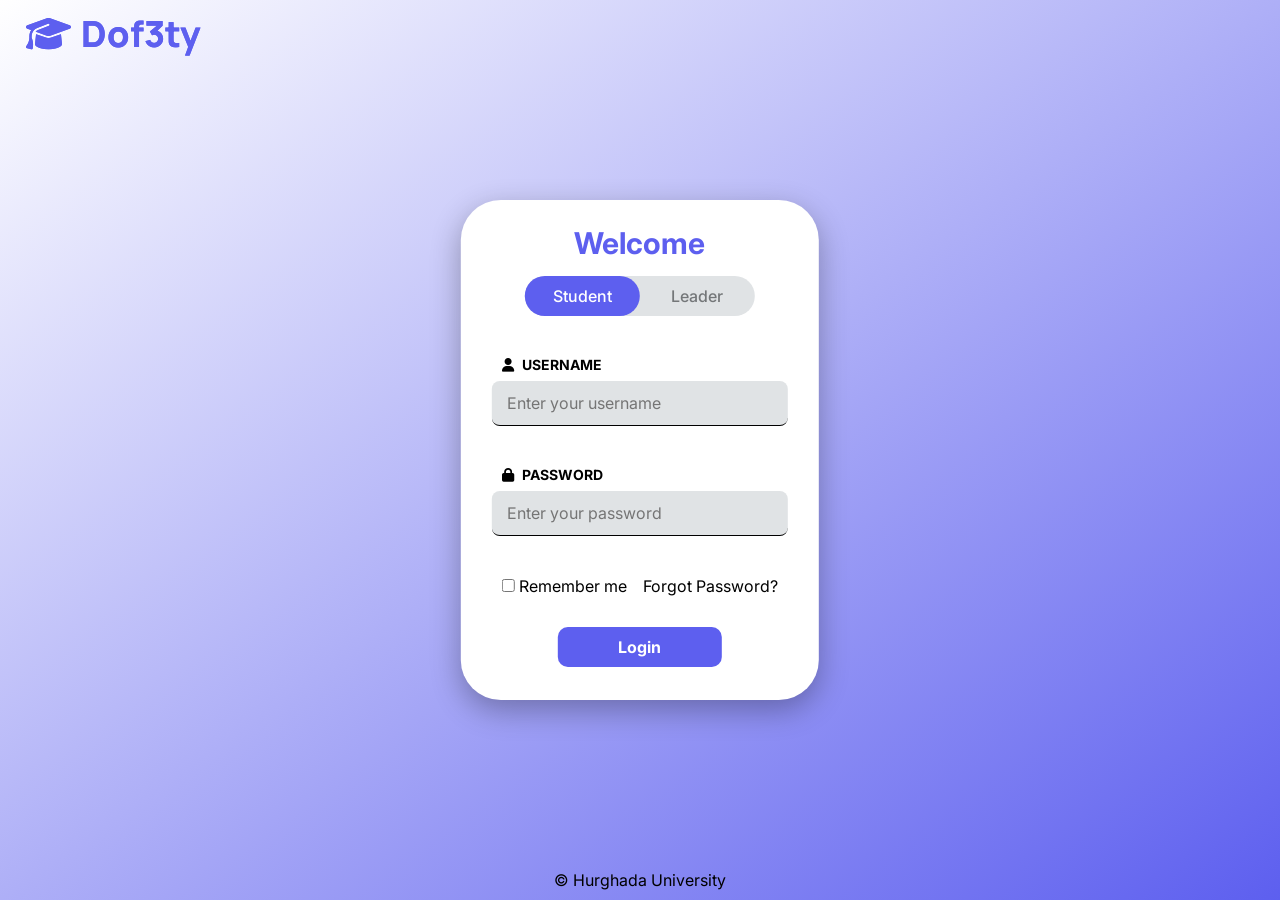
<file: index.html>
<!DOCTYPE html>
<html lang="en">
<head>
    <meta charset="UTF-8">
    <meta name="viewport" content="width=device-width, initial-scale=1.0">
    <title>Dof3ty | Login</title>
    <link rel="icon" href="images/logo.jpg">
 
    <!-- CSS -->
    <link rel="stylesheet" href="css/components.css">
    <link rel="stylesheet" href="css/style.css">

    <!-- Manrope Font -->
    <link rel="preconnect" href="https://fonts.googleapis.com">
    <link rel="preconnect" href="https://fonts.gstatic.com" crossorigin>
    <link href="https://fonts.googleapis.com/css2?family=Figtree:ital,wght@0,300..900;1,300..900&family=Manrope:wght@200..800&family=Outfit:wght@100..900&family=Poppins:ital,wght@0,100;0,200;0,300;0,400;0,500;0,600;0,700;0,800;0,900;1,100;1,200;1,300;1,400;1,500;1,600;1,700;1,800;1,900&display=swap" rel="stylesheet">

    <!-- Inter Font -->
    <link rel="preconnect" href="https://fonts.googleapis.com">
    <link rel="preconnect" href="https://fonts.gstatic.com" crossorigin>
    <link href="https://fonts.googleapis.com/css2?family=Figtree:ital,wght@0,300..900;1,300..900&family=Inter:ital,opsz,wght@0,14..32,100..900;1,14..32,100..900&family=Manrope:wght@200..800&family=Outfit:wght@100..900&family=Poppins:ital,wght@0,100;0,200;0,300;0,400;0,500;0,600;0,700;0,800;0,900;1,100;1,200;1,300;1,400;1,500;1,600;1,700;1,800;1,900&display=swap" rel="stylesheet">
   
   <!--icons-->
    <link rel="stylesheet" href="https://cdnjs.cloudflare.com/ajax/libs/font-awesome/6.5.0/css/all.min.css">
</head>
<body>
    
    

    <header>
        <h1>Dof3ty</h1>
    </header>

    <main>
        <section class="form-box center">

            <h2>Welcome</h2>



            
    
            <form action="login" method="post">

                <section class="role-switch">
                    <input type="radio" id="student" name="role" checked>
                    <label for="student">Student</label>
                  
                    <input type="radio" id="leader" name="role">
                    <label for="leader">Leader</label>
                </section>

                <div class="form-group">
                    <label for="username" class="label-username">USERNAME</label>
                    <input type="text" id="username" placeholder="Enter your username" name="username" required>
                </div>
                
                <div class="form-group">
                    <label for="password" class="label-password">PASSWORD</label>
                    <input type="password" id="password" placeholder="Enter your password" name="password" required>
                </div>

                <div class="borha">
                    <div class="remember-me">
                        <input type="checkbox" id="remember">
                        <label for="remember">Remember me</label>
                    </div>
                    
                    <a href="#">Forgot Password?</a>
                </div>
                
                <div class="parent-of-btn">
                    <button type="submit" class="btn-primary">Login</button>
                </div>

            </form>


        </section>

    </main>

    <footer>
        &copy; Hurghada University
    </footer>
        

</body>
</html>
</file>
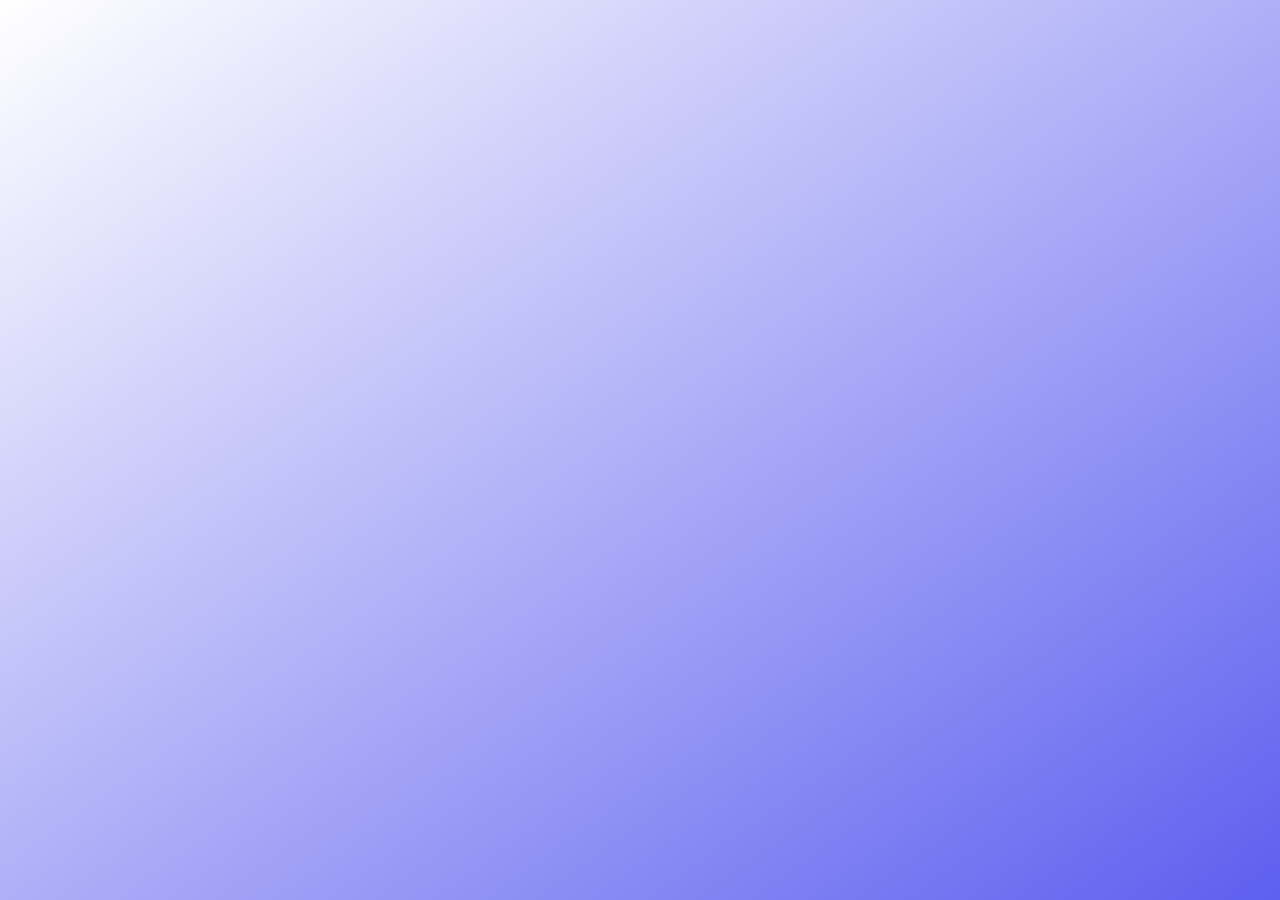
<file: dashboard.html>
<!DOCTYPE html>
<html lang="en">
<head>
    <meta charset="UTF-8">
    <meta name="viewport" content="width=device-width, initial-scale=1.0">
    <title>Dof3ty | Dashboard</title>
    <link rel="icon" href="images/logo.jpg">
 
    <!-- CSS -->
    <link rel="stylesheet" href="css/components.css">
    <link rel="stylesheet" href="css/style.css">

    <!-- Manrope Font -->
    <link rel="preconnect" href="https://fonts.googleapis.com">
    <link rel="preconnect" href="https://fonts.gstatic.com" crossorigin>
    <link href="https://fonts.googleapis.com/css2?family=Figtree:ital,wght@0,300..900;1,300..900&family=Manrope:wght@200..800&family=Outfit:wght@100..900&family=Poppins:ital,wght@0,100;0,200;0,300;0,400;0,500;0,600;0,700;0,800;0,900;1,100;1,200;1,300;1,400;1,500;1,600;1,700;1,800;1,900&display=swap" rel="stylesheet">

    <!-- Inter Font -->
    <link rel="preconnect" href="https://fonts.googleapis.com">
    <link rel="preconnect" href="https://fonts.gstatic.com" crossorigin>
    <link href="https://fonts.googleapis.com/css2?family=Figtree:ital,wght@0,300..900;1,300..900&family=Inter:ital,opsz,wght@0,14..32,100..900;1,14..32,100..900&family=Manrope:wght@200..800&family=Outfit:wght@100..900&family=Poppins:ital,wght@0,100;0,200;0,300;0,400;0,500;0,600;0,700;0,800;0,900;1,100;1,200;1,300;1,400;1,500;1,600;1,700;1,800;1,900&display=swap" rel="stylesheet">
   
   <!--icons-->
    <link rel="stylesheet" href="https://cdnjs.cloudflare.com/ajax/libs/font-awesome/6.5.0/css/all.min.css">
</head>
<body>
    
</body>
</html>
</file>
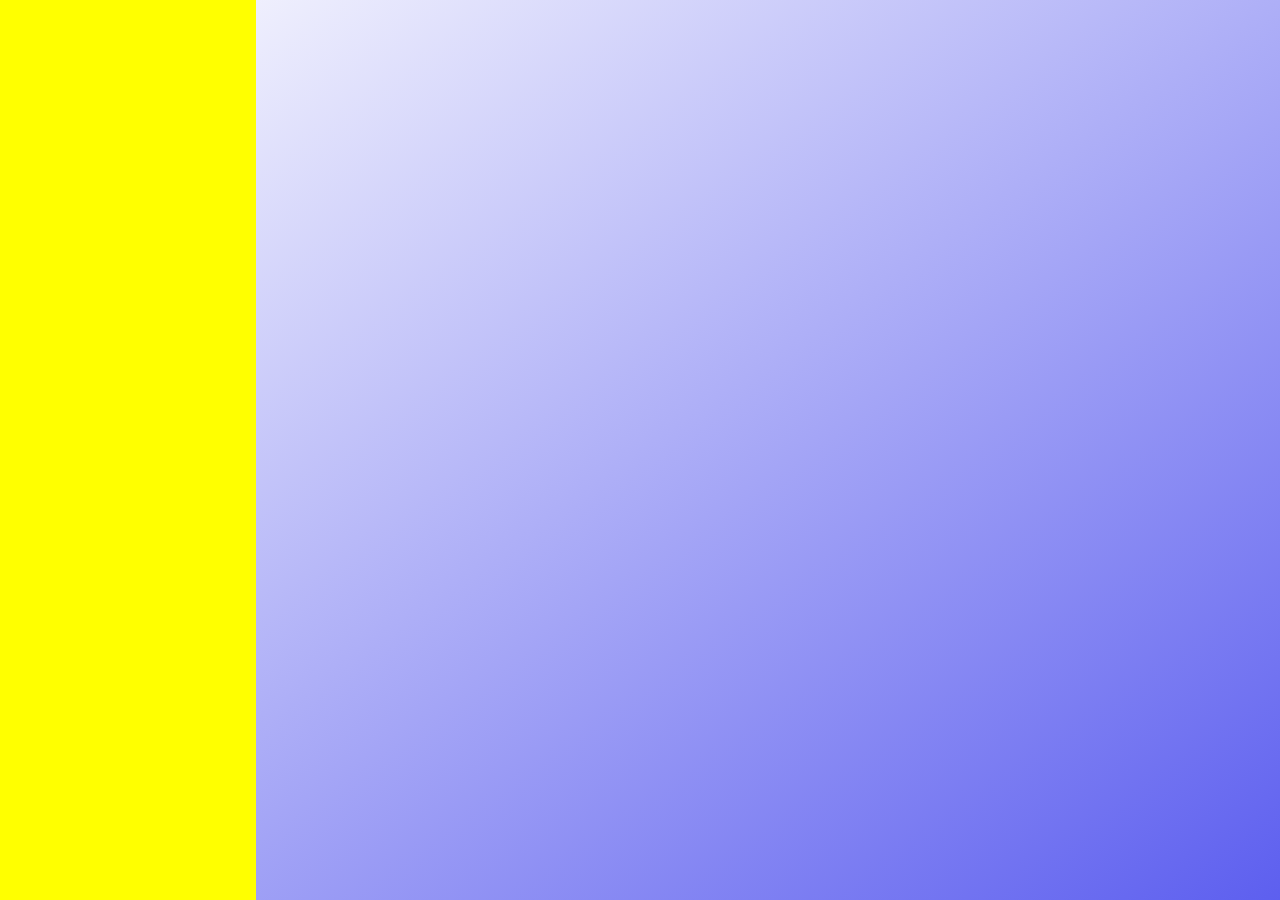
<file: template.html>
<!DOCTYPE html>
<html lang="en">
<head>
    <meta charset="UTF-8">
    <meta name="viewport" content="width=device-width, initial-scale=1.0">
    <title>Dof3ty | ##</title>
    <link rel="icon" href="images/logo.jpg">
 
    <!-- CSS -->
    <link rel="stylesheet" href="css/components.css">
    <link rel="stylesheet" href="css/style.css">

    <!-- Manrope Font -->
    <link rel="preconnect" href="https://fonts.googleapis.com">
    <link rel="preconnect" href="https://fonts.gstatic.com" crossorigin>
    <link href="https://fonts.googleapis.com/css2?family=Figtree:ital,wght@0,300..900;1,300..900&family=Manrope:wght@200..800&family=Outfit:wght@100..900&family=Poppins:ital,wght@0,100;0,200;0,300;0,400;0,500;0,600;0,700;0,800;0,900;1,100;1,200;1,300;1,400;1,500;1,600;1,700;1,800;1,900&display=swap" rel="stylesheet">

    <!-- Inter Font -->
    <link rel="preconnect" href="https://fonts.googleapis.com">
    <link rel="preconnect" href="https://fonts.gstatic.com" crossorigin>
    <link href="https://fonts.googleapis.com/css2?family=Figtree:ital,wght@0,300..900;1,300..900&family=Inter:ital,opsz,wght@0,14..32,100..900;1,14..32,100..900&family=Manrope:wght@200..800&family=Outfit:wght@100..900&family=Poppins:ital,wght@0,100;0,200;0,300;0,400;0,500;0,600;0,700;0,800;0,900;1,100;1,200;1,300;1,400;1,500;1,600;1,700;1,800;1,900&display=swap" rel="stylesheet">
   
   <!--icons-->
    <link rel="stylesheet" href="https://cdnjs.cloudflare.com/ajax/libs/font-awesome/6.5.0/css/all.min.css">
</head>
<body>
    <nav>

    </nav>

    <main>
        
    </main>


</body>
</html>
</file>
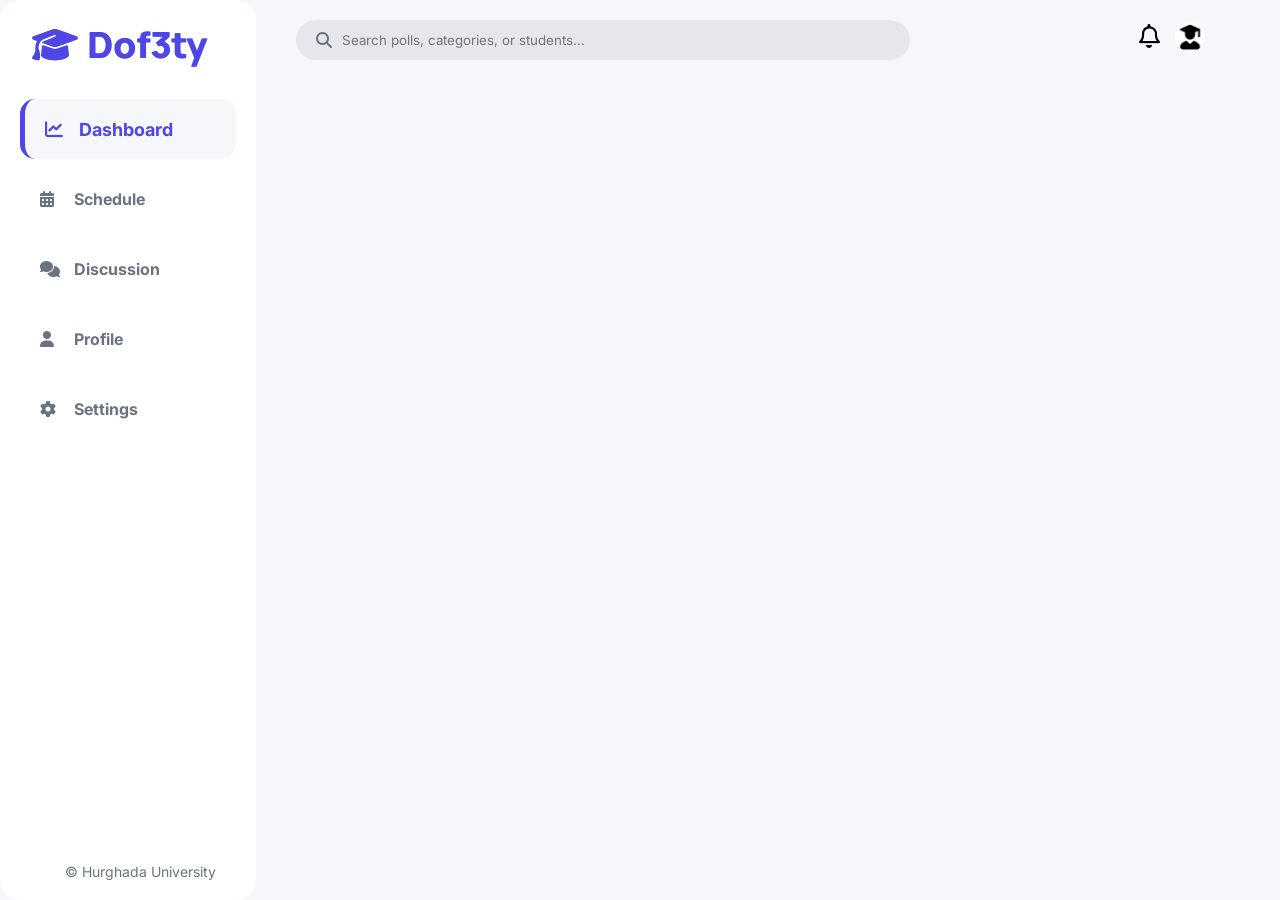
<file: dashboard/dashboard.html>
<!DOCTYPE html>
<html lang="en">
<head>
    <meta charset="UTF-8">
    <meta name="viewport" content="width=device-width, initial-scale=1.0">
    <title>Dof3ty | Dashboard</title>
    <link rel="icon" href="../images/logo.jpg">
 

    <!-- Manrope Font -->
    <link rel="preconnect" href="https://fonts.googleapis.com">
    <link rel="preconnect" href="https://fonts.gstatic.com" crossorigin>
    <link href="https://fonts.googleapis.com/css2?family=Figtree:ital,wght@0,300..900;1,300..900&family=Manrope:wght@200..800&family=Outfit:wght@100..900&family=Poppins:ital,wght@0,100;0,200;0,300;0,400;0,500;0,600;0,700;0,800;0,900;1,100;1,200;1,300;1,400;1,500;1,600;1,700;1,800;1,900&display=swap" rel="stylesheet">

    <!-- Inter Font -->
    <link rel="preconnect" href="https://fonts.googleapis.com">
    <link rel="preconnect" href="https://fonts.gstatic.com" crossorigin>
    <link href="https://fonts.googleapis.com/css2?family=Figtree:ital,wght@0,300..900;1,300..900&family=Inter:ital,opsz,wght@0,14..32,100..900;1,14..32,100..900&family=Manrope:wght@200..800&family=Outfit:wght@100..900&family=Poppins:ital,wght@0,100;0,200;0,300;0,400;0,500;0,600;0,700;0,800;0,900;1,100;1,200;1,300;1,400;1,500;1,600;1,700;1,800;1,900&display=swap" rel="stylesheet">
   
   <!--icons-->
    <link rel="stylesheet" href="https://cdnjs.cloudflare.com/ajax/libs/font-awesome/6.5.0/css/all.min.css">

    <!-- CSS -->
    <link rel="stylesheet" href="../css/master.css">
    <link rel="stylesheet" href="../css/template.css">
    <link rel="stylesheet" href="dashboard.css">
</head>
<body>
    <nav>
        <h1 class="logo">Dof3ty</h1>

        <ul class="nav-list">
            <a class=" nav-option-selected nav-option" href="../dashboard/dashboard.html">
                <i class="fa-solid fa-chart-line"></i>  
                <span>Dashboard</span>
            </a>


            <a class="nav-option" href="../schedule/schedule.html">
                    <i class="fa-solid fa-calendar-days"></i>
                    <span>Schedule</span>
                </a>

                <a class="nav-option" href="../discussion/discussion.html">
                    <i class="fa-solid fa-comments"></i>
                    <span >Discussion</span>
                </a>


                <a class="nav-option" href="../profile/profile.html">
                    <i class="fa-solid fa-user"></i>
                    <span>Profile</span>
                </a>

                

                <a class="nav-option" href="../settings/settings.html">
                    <i class="fa-solid fa-gear"></i>
                    <span>Settings</span>
                </a>

            </ul>


            <footer>
                &copy; Hurghada University     
            </footer>
    </nav>

    <main>
        <header class="top-header">
            <div class="search-bar">
                <i class="fa-solid fa-magnifying-glass"></i>
                <input id="search" name="search" type="text" placeholder="Search polls, categories, or students...">
            </div>
            <div class="header-icons">
                <div class="icon-wrapper">
                    <i class="fa-regular fa-bell"></i>
                </div>
                <div class="icon-wrapper">
                    <a href="../profile/profile.html"><img src="../images/pfp2.jpg" alt="pfp"></a>
                </div>
            </div>
        </header>

        <section>

        </section>

    </main>


</body>
</html>
</file>
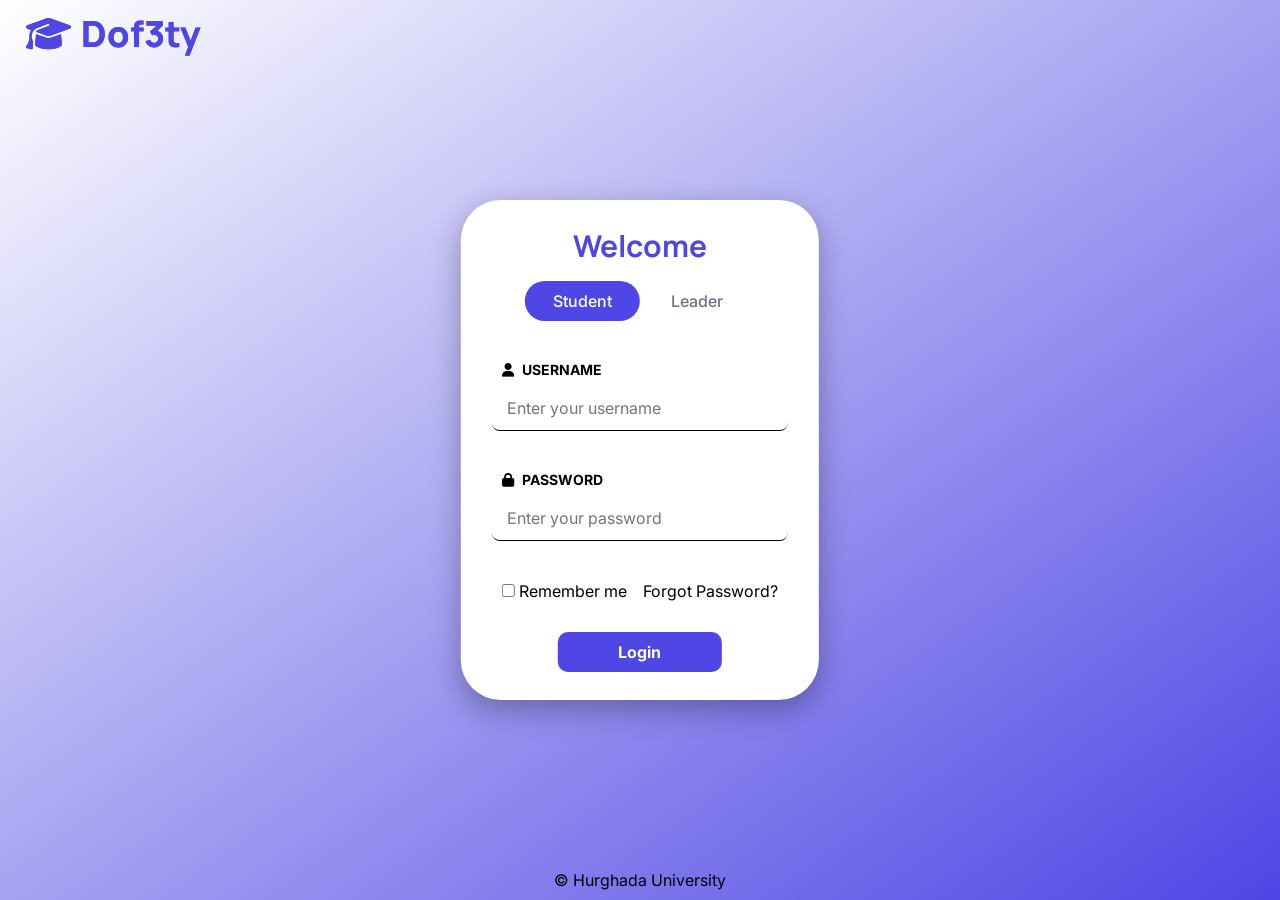
<file: main/login.html>
<!DOCTYPE html>
<html lang="en">
<head>
    <meta charset="UTF-8">
    <meta name="viewport" content="width=device-width, initial-scale=1.0">
    <title>Dof3ty | Login</title>
    <link rel="icon" href="../images/logo.jpg">
 
    <!-- Manrope Font -->
    <link rel="preconnect" href="https://fonts.googleapis.com">
    <link rel="preconnect" href="https://fonts.gstatic.com" crossorigin>
    <link href="https://fonts.googleapis.com/css2?family=Figtree:ital,wght@0,300..900;1,300..900&family=Manrope:wght@200..800&family=Outfit:wght@100..900&family=Poppins:ital,wght@0,100;0,200;0,300;0,400;0,500;0,600;0,700;0,800;0,900;1,100;1,200;1,300;1,400;1,500;1,600;1,700;1,800;1,900&display=swap" rel="stylesheet">

    <!-- Inter Font -->
    <link rel="preconnect" href="https://fonts.googleapis.com">
    <link rel="preconnect" href="https://fonts.gstatic.com" crossorigin>
    <link href="https://fonts.googleapis.com/css2?family=Figtree:ital,wght@0,300..900;1,300..900&family=Inter:ital,opsz,wght@0,14..32,100..900;1,14..32,100..900&family=Manrope:wght@200..800&family=Outfit:wght@100..900&family=Poppins:ital,wght@0,100;0,200;0,300;0,400;0,500;0,600;0,700;0,800;0,900;1,100;1,200;1,300;1,400;1,500;1,600;1,700;1,800;1,900&display=swap" rel="stylesheet">
   
   <!--icons-->
    <link rel="stylesheet" href="https://cdnjs.cloudflare.com/ajax/libs/font-awesome/6.5.0/css/all.min.css">

    <!-- CSS -->    
    <link rel="stylesheet" href="../css/master.css">
    <link rel="stylesheet" href="../css/login.css">
    
</head>
<body>
    
    

    <header>
        <h1>Dof3ty</h1>
    </header>

    <main>
        <section class="form-box center">

            <h2>Welcome</h2>



            
    
            <form id="frm" action="login" method="post">

                <section class="role-switch">
                    <input type="radio" id="student" name="role" checked>
                    <label for="student">Student</label>
                  
                    <input type="radio" id="leader" name="role">
                    <label for="leader">Leader</label>
                </section>

                <div class="form-group">
                    <label for="username" class="label-username">USERNAME</label>
                    <input type="text" id="username" placeholder="Enter your username" name="username" required>
                </div>
                
                <div class="form-group">
                    <label for="password" class="label-password">PASSWORD</label>
                    <input type="password" id="password" placeholder="Enter your password" name="password" required>
                </div>

                <div class="borha">
                    <div class="remember-me">
                        <input type="checkbox" id="remember">
                        <label for="remember">Remember me</label>
                    </div>
                    
                    <a href="#">Forgot Password?</a>
                </div>
                
                <div class="parent-of-btn">
                    <button id="submit-button" type="submit" class="btn-primary">Login</button>
                </div>

            </form>


        </section>

    </main>

    <footer>
        &copy; Hurghada University     
    </footer>
        
    <script>



        document.getElementById("frm").addEventListener("submit", function(e) {
            e.preventDefault(); 

            let input = document.getElementById("username");
            let input2 = document.getElementById("password");

            let name = input.value.trim();
            let pass = input2.value.trim();

            let users = ["seif", "moamen", "borha", "bony", "omar"];
            let passwords = ["mar", "men", "din", "???", "rom"];

            let idx = users.indexOf(name);
            if(idx == -1) {
                input.style.border = "1px red solid";
            }
            else if (pass != passwords[idx]){
                input2.style.border = "1px red solid";
            }

            else{ 
                window.location.href = "../dashboard/dashboard.html";
            }
            
        });
    </script>

</body>
</html>
</file>
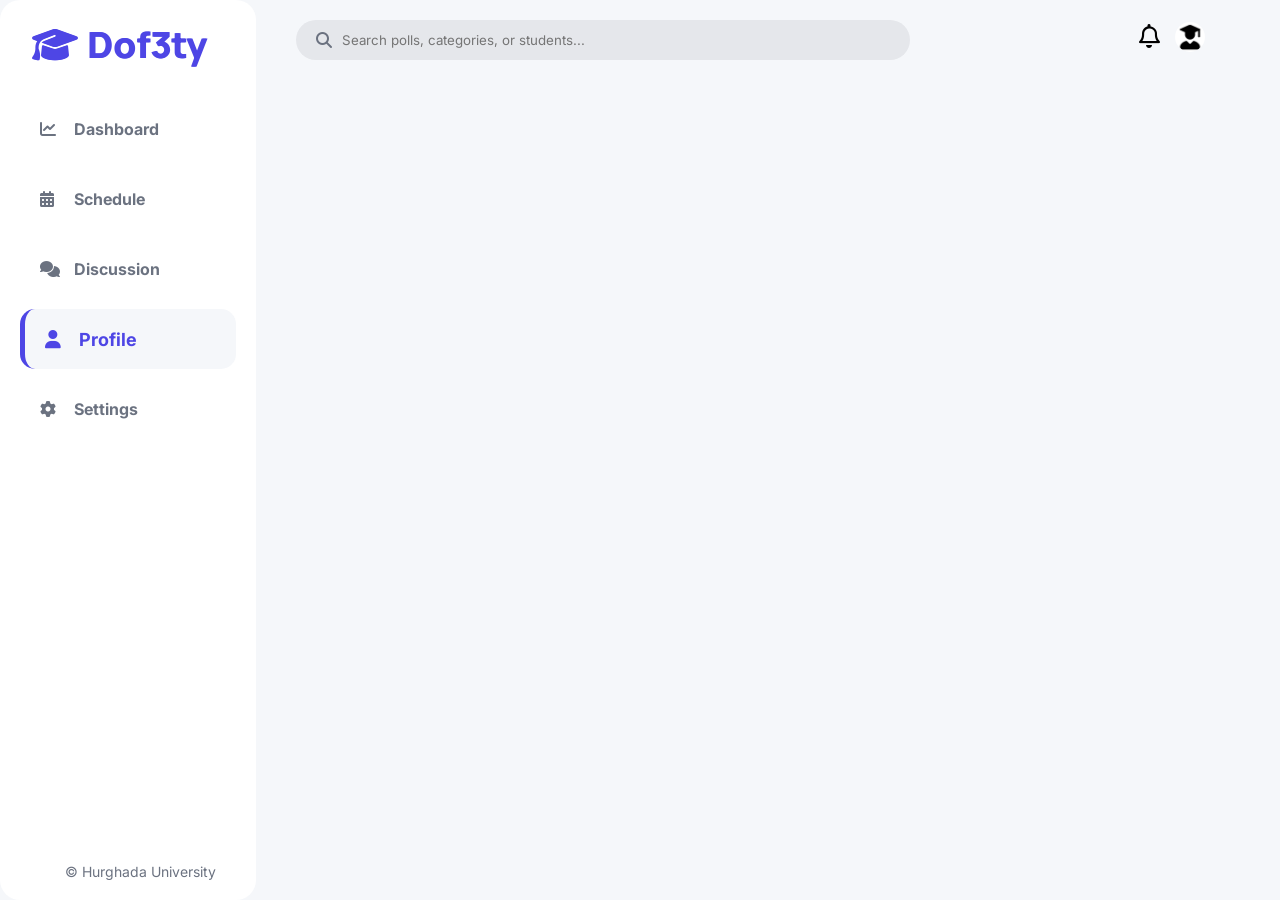
<file: profile/profile.html>
<!DOCTYPE html>
<html lang="en">
<head>
    <meta charset="UTF-8">
    <meta name="viewport" content="width=device-width, initial-scale=1.0">
    <title>Dof3ty | Profile</title>
    <link rel="icon" href="../images/logo.jpg">
 

    <!-- Manrope Font -->
    <link rel="preconnect" href="https://fonts.googleapis.com">
    <link rel="preconnect" href="https://fonts.gstatic.com" crossorigin>
    <link href="https://fonts.googleapis.com/css2?family=Figtree:ital,wght@0,300..900;1,300..900&family=Manrope:wght@200..800&family=Outfit:wght@100..900&family=Poppins:ital,wght@0,100;0,200;0,300;0,400;0,500;0,600;0,700;0,800;0,900;1,100;1,200;1,300;1,400;1,500;1,600;1,700;1,800;1,900&display=swap" rel="stylesheet">

    <!-- Inter Font -->
    <link rel="preconnect" href="https://fonts.googleapis.com">
    <link rel="preconnect" href="https://fonts.gstatic.com" crossorigin>
    <link href="https://fonts.googleapis.com/css2?family=Figtree:ital,wght@0,300..900;1,300..900&family=Inter:ital,opsz,wght@0,14..32,100..900;1,14..32,100..900&family=Manrope:wght@200..800&family=Outfit:wght@100..900&family=Poppins:ital,wght@0,100;0,200;0,300;0,400;0,500;0,600;0,700;0,800;0,900;1,100;1,200;1,300;1,400;1,500;1,600;1,700;1,800;1,900&display=swap" rel="stylesheet">
   
   <!--icons-->
    <link rel="stylesheet" href="https://cdnjs.cloudflare.com/ajax/libs/font-awesome/6.5.0/css/all.min.css">

    <!-- CSS -->
    <link rel="stylesheet" href="../css/master.css">
    <link rel="stylesheet" href="../css/template.css">
    <link rel="stylesheet" href="profile.css">
</head>
<body>
    <nav>
        <h1 class="logo">Dof3ty</h1>

        <ul class="nav-list">
            <a class=" nav-option" href="../dashboard/dashboard.html">
                <i class="fa-solid fa-chart-line"></i>  
                <span>Dashboard</span>
            </a>


            <a class=" nav-option" href="../schedule/schedule.html">
                    <i class="fa-solid fa-calendar-days"></i>
                    <span>Schedule</span>
                </a>

                <a class=" nav-option" href="../discussion/discussion.html">
                    <i class="fa-solid fa-comments"></i>
                    <span >Discussion</span>
                </a>


                <a class="  nav-option-selected nav-option" href="../profile/profile.html">
                    <i class="fa-solid fa-user"></i>
                    <span>Profile</span>
                </a>

                

                <a class="nav-option" href="../settings/settings.html">
                    <i class="fa-solid fa-gear"></i>
                    <span>Settings</span>
                </a>

            </ul>

            <footer>
                &copy; Hurghada University     
            </footer>
    </nav>

    <main>
        <header class="top-header">
            <div class="search-bar">
                <i class="fa-solid fa-magnifying-glass"></i>
                <input id="search" name="search" type="text" placeholder="Search polls, categories, or students...">
            </div>
            <div class="header-icons">
                <div class="icon-wrapper">
                    <i class="fa-regular fa-bell"></i>
                </div>
                <div class="icon-wrapper">
                    <a href="../profile/profile.html"><img src="../images/pfp2.jpg" alt="pfp"></a>
                </div>
            </div>
        </header>

        <section>

        </section>

    </main>


</body>
</html>
</file>
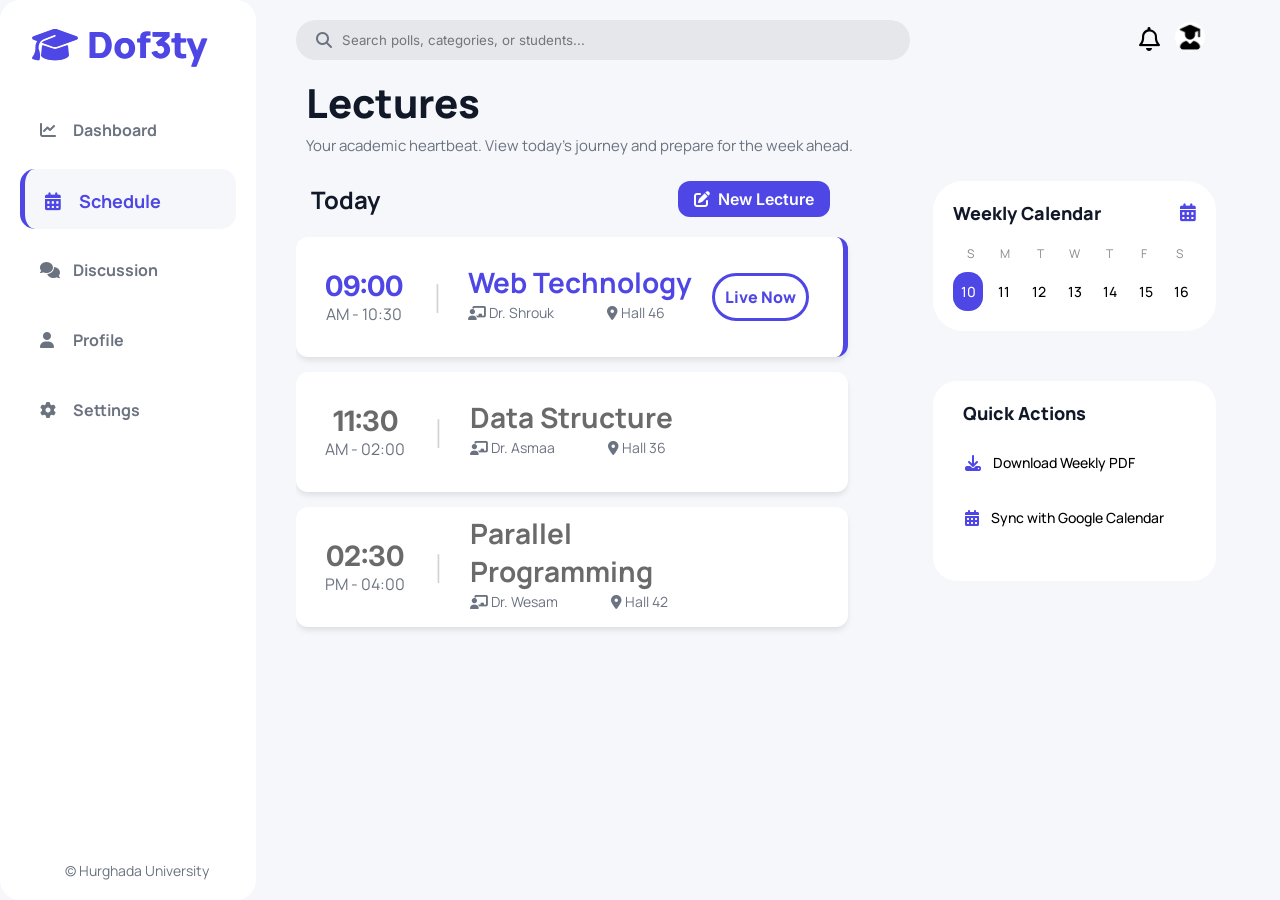
<file: schedule/schedule.html>
<!DOCTYPE html>
<html lang="en">
<head>
    <meta charset="UTF-8">
    <meta name="viewport" content="width=device-width, initial-scale=1.0">
    <title>Dof3ty | Schedule</title>
    <link rel="icon" href="../images/logo.jpg">
 

    <!-- Manrope Font -->
    <link rel="preconnect" href="https://fonts.googleapis.com">
    <link rel="preconnect" href="https://fonts.gstatic.com" crossorigin>
    <link href="https://fonts.googleapis.com/css2?family=Figtree:ital,wght@0,300..900;1,300..900&family=Manrope:wght@200..800&family=Outfit:wght@100..900&family=Poppins:ital,wght@0,100;0,200;0,300;0,400;0,500;0,600;0,700;0,800;0,900;1,100;1,200;1,300;1,400;1,500;1,600;1,700;1,800;1,900&display=swap" rel="stylesheet">

    <!-- Inter Font -->
    <link rel="preconnect" href="https://fonts.googleapis.com">
    <link rel="preconnect" href="https://fonts.gstatic.com" crossorigin>
    <link href="https://fonts.googleapis.com/css2?family=Figtree:ital,wght@0,300..900;1,300..900&family=Inter:ital,opsz,wght@0,14..32,100..900;1,14..32,100..900&family=Manrope:wght@200..800&family=Outfit:wght@100..900&family=Poppins:ital,wght@0,100;0,200;0,300;0,400;0,500;0,600;0,700;0,800;0,900;1,100;1,200;1,300;1,400;1,500;1,600;1,700;1,800;1,900&display=swap" rel="stylesheet">
   
   <!--icons-->
    <link rel="stylesheet" href="https://cdnjs.cloudflare.com/ajax/libs/font-awesome/6.5.0/css/all.min.css">

    <!-- CSS -->
    <link rel="stylesheet" href="../css/master.css">
    <link rel="stylesheet" href="../css/template.css">
    <link rel="stylesheet" href="schedule.css">
</head>
<body>
    <nav>
        <h1 class="logo">Dof3ty</h1>

        <ul class="nav-list">
            <a class=" nav-option" href="../dashboard/dashboard.html">
                <i class="fa-solid fa-chart-line"></i>  
                <span>Dashboard</span>
            </a>


            <a class="  nav-option-selected nav-option" href="../schedule/schedule.html">
                    <i class="fa-solid fa-calendar-days"></i>
                    <span>Schedule</span>
                </a>

                <a class=" nav-option" href="../discussion/discussion.html">
                    <i class="fa-solid fa-comments"></i>
                    <span >Discussion</span>
                </a>


                <a class="nav-option" href="../profile/profile.html">
                    <i class="fa-solid fa-user"></i>
                    <span>Profile</span>
                </a>

                

                <a class="nav-option" href="../settings/settings.html">
                    <i class="fa-solid fa-gear"></i>
                    <span>Settings</span>
                </a>

            </ul>

            <footer>
                &copy; Hurghada University     
            </footer>
    </nav>

    <main>
        <header class="top-header">
            <div class="search-bar">
                <i class="fa-solid fa-magnifying-glass"></i>
                <input id="search" name="search" type="text" placeholder="Search polls, categories, or students...">
            </div>
            <div class="header-icons">
                <div class="icon-wrapper">
                    <i class="fa-regular fa-bell"></i>
                </div>
                <div class="icon-wrapper">
                    <a href="../profile/profile.html"><img src="../images/pfp2.jpg" alt="pfp"></a>
                </div>
            </div>
        </header>

        <section>
            <div class="section-header">
                <div class="header-text">
                    <h2 class="page-title">Lectures</h2>
                    <p>Your academic heartbeat. View today’s journey and prepare for the week ahead.</p>
                </div>
            </div>
            
            <div class="container">
                <div class="card-header">
                    <h3 id="my-day">Today</h3>
                    <button class="btn-new-card">
                        <i class="fa fa-edit"></i>
                        New Lecture
                    </button>
                </div>
                <div class="cards">
                    <div class="card round live">
                        <div class="card-left">
                            <span class="time-primary live">09:00</span>
                            <span class="time-secondary">AM - 10:30</span>
                        </div>
                        <span class="separator">|</span>
                        <div class="card-right">
                            <h3 class="live lecture">Web Technology</h3>
                            <span class="doctor">
                                <i class="fa-solid fa-chalkboard-user"></i>
                                Dr. Shrouk
                            </span>
                            <span class="hall">
                                <i class="fa-solid fa-location-dot"></i>
                                Hall 46
                            </span>
                        </div>
                        <div class="live live-label">Live Now</div>
                    </div>


                    <div class="card round">
                        <div class="card-left">
                            <span class="time-primary">11:30</span>
                            <span class="time-secondary">AM - 02:00</span>
                        </div>
                        <span class="separator">|</span>
                        <div class="card-right">
                            <h3 class="lecture">Data Structure</h3>
                            <span class="doctor">
                                <i class="fa-solid fa-chalkboard-user"></i>
                                Dr. Asmaa
                            </span>
                            <span class="hall">
                                <i class="fa-solid fa-location-dot"></i>
                                Hall 36
                            </span>
                        </div>
                        <div class="live-label">Live Now</div>
                    </div>

                    <div class="card round">
                        <div class="card-left">
                            <span class="time-primary">02:30</span>
                            <span class="time-secondary">PM - 04:00</span>
                        </div>
                        <span class="separator">|</span>
                        <div class="card-right">
                            <h3 class="lecture">Parallel Programming</h3>
                            <span class="doctor">
                                <i class="fa-solid fa-chalkboard-user"></i>
                                Dr. Wesam
                            </span>
                            <span class="hall">
                                <i class="fa-solid fa-location-dot"></i>
                                Hall 42
                            </span>
                        </div>
                        <div class="live-label">Live Now</div>
                    </div>

                </div>

                <div class="sidebar">
                    <div class="calendar">
                        <div class="calendar-card">
                            
                            <div class="calendar-header">
                                <h4>Weekly Calendar</h4>
                                <i class="fa-solid fa-calendar-days"></i>
                            </div>
                    
                            <div class="calendar-days">
                                <span>S</span>
                                <span>M</span>
                                <span>T</span>
                                <span>W</span>
                                <span>T</span>
                                <span>F</span>
                                <span>S</span>
                            </div>
                    
                            <div class="calendar-dates">
                                <button id="day1" class="active"> 10</button>
                                <button id="day2">11</button>
                                <button id="day3">12</button>
                                <button id="day4">13</button>
                                <button id="day5">14</button>
                                <button id="day6">15</button>
                                <button id="day7">16</button>
                            </div>
                    
                        </div>
                    </div>
        
                    <div class="quick-actions">
                        <h5 class="qa-title">Quick Actions</h5>
                    
                        <div class="qa-item">
                            <i class="fa-solid fa-download"></i>
                            <span>Download Weekly PDF</span>
                        </div>
                    
                        <div class="qa-item">
                            <i class="fa-solid fa-calendar-days"></i>
                            <span>Sync with Google Calendar</span>
                        </div>
                    </div>
                </div>
            </div>
                
            
        </section>

    </main>


    <script>

        let arr = document.getElementsByClassName("live");

        Array.from(arr).forEach(e => {
            if (e.classList.contains("lecture")) {
                e.style.color = "#4e46e5"; 
            }

            else if (e.classList.contains("time-primary")) {
                e.style.color = "#4e46e5"; 
            }

            else if (e.classList.contains("card")) {
                e.style.borderRight = "var(--primary) 5px solid"; 
            }

            else if (e.classList.contains("live-label")) {
                e.style.display = "inline"; 
            }
        });

        let daysOfWeek = ["Sunday", "Monday", "Tuesday", "Wednesday", "Thursday", "Friday", "Saturday"];


        let allButtons = document.querySelectorAll(".calendar-dates button");

        allButtons.forEach(button => {
            button.addEventListener("click", () => {

                allButtons.forEach(btn => btn.classList.remove("active"));

                button.classList.add("active");

                let h = document.getElementById("my-day");
                switch (button.id) {
                    case "day1":
                        h.textContent = "Today";
                        break;

                    case "day2":
                    h.textContent = "Tomorrow";
                    break;
                
                    default:
                        h.textContent = `${daysOfWeek[Number(button.id[button.id.length-1])-1]}, Mar ${button.innerHTML}`;
                        break;
                }
            });
        });


    </script>

</body>
</html>
</file>
<file: css/components.css>
:root {
    --black: black;
    --white: white;
    --background: #eeeef7;
    --primary: #5D5FEF;
    --btn-back-primary: #5D5FEF;
    --btn-font-primary: #FFFFFF;
    --hover: #4849DA;

    --btn-back-secondary: #E0E3E5;
    --btn-font-secondary: #747779;

}

* {
    box-sizing: border-box;
    margin: 0;
    padding: 0;
    font-family: Inter;
}


body {
    min-height: 100vh;
    background-image: linear-gradient(to bottom right, white, var(--primary));
}

/* Center Class */
.center {
    position: absolute;
    top: 50%;
    left: 50%;
    transform: translate(-50%, -50%);
}

/* General Button Style */
[class^="btn"] {
    cursor: pointer;
    border: none;
    transition: 0.2s;
    border-radius: 10px;
    font-weight: bold;
    font-size: 16px;
}
[class^="btn"]:hover {
    background-color: var(--hover);
    transform: scale(0.95);
}

/* Primary Button Style */
.btn-primary {
    background-color: var(--btn-back-primary);
    color: var(--btn-font-primary);
}

.btn-secondary:hover {
    color: var(--btn-font-primary);
}


input:focus {
    outline: none;
    border: none;
}

nav {
    height: 100vh;
    width: 20%;
    background-color: yellow;
}
</file>
<file: css/style.css>
header {
    width: 100%;
    height: 85px;
    position: relative;
}


h1 {
    color: var(--primary);
    font-family: Manrope;
    font-size: 36px;
    font-weight: 900;
    text-shadow: 0.5px 0 0 currentColor;
    position: absolute;
    top: 10%;
    left: 2%;
}

h1::before {
    content: "\f19d";
    font-family: "Font Awesome 6 Free";
    margin-right: 10px;
}

.form-box {
    background-color: var(--white);
    width: 28%;
    height: 500px;
    padding: 15px;
    border-radius: 40px;
    box-shadow: 0px 10px 30px 0px rgba(0,0,0,0.3);
}

.form-box h2, .form-box p {
    text-align: center;
    font-weight: bold;
    margin-top: 10px;
}

.form-box h2 {
    font-size: 30px;
    color: var(--primary);
}

.form-box p {
    color: var(--secondary-text);
    font-size: 15px;
}


.role-switch {
    background-color: var(--btn-back-secondary);
    display: flex;
    justify-content: space-between;



    width: 70%;
    height: 40px;
    margin: 15px auto;
    
    border-radius: 50px;
}

.role-switch input {
    display: none;
}


.role-switch label {
    text-align: center;
    width: 50%;
    margin: 0;
    padding: 10px 0 0 0;
    border-radius: 20px;
    cursor: pointer;
    font-weight: 500;
    color: var(--btn-font-secondary);
    z-index: 1;
    transition: 0.1s;
}

.role-switch input:checked + label {
    color: var(--white);
    background-color: var(--btn-back-primary);
}



form {
    position: relative;
    height: 412px;
    margin-top: 15px;
}

.form-group {
    width: 90%;
    margin: 40px auto;
}

.form-group input {
    background-color: var(--btn-back-secondary);
    color: var(--black);
    width: 100%;
    height: 45px;
    font-size: 16px;
    padding: 5px 15px;
    margin: 0 auto;
    border: none;
    border-bottom: 1px black solid;
    border-radius: 8px;
    transition: 0.2s ease;
}

.form-group label {
    display: block;
    font-weight: bold;
    font-size: 14px;
    margin-bottom: 8px;
    margin-left: 10px;
}

.form-group input:focus {
    border-bottom: 2px var(--primary) solid;
    transform: scale(1.02, 1.02);
    box-shadow: 0.5px 0px 1px 0px var(--primary);
}

.label-username::before {
    content: "\f007";
    font-family: "Font Awesome 6 Free";
    margin-right: 8px;
}

.label-password::before {
    content: "\f023";
    font-family: "Font Awesome 6 Free";
    margin-right: 8px;
}


.parent-of-btn {
    width: 100%;
    display: flex;
    align-items: center;
    justify-content: center;
}

.btn-primary {
    position: absolute;
    bottom: 5%;
    width: 50%;
    margin: 0 auto;
    height: 40px;

}

.borha {

    display: flex;
    justify-content: space-between;

    width: 90%;
    margin: 0 auto;
    padding: 0 10px;
}



.remember-me {
    display: inline-block;

}

.borha a {
    text-decoration: none;
    color: black;
}

.borha a:hover {
    color: var(--primary);
}



footer {
    position: absolute;
    bottom: 10px;
    left: 50%;
    transform: translate(-50%,0);
}
</file>
<file: css/master.css>
:root {
    --white: white;
    --dark: #111827;
    --gray: #6b7280;
    --font-secondary: #0e0d0d9d;
    --background: #F5F7FA;
    --primary: #4e46e5;
    --hover: #e6e9ff;
    --btn-font-primary: #FFFFFF;
    --primary-light: #ecebff;    
    --bg-white: #ffffff;
    --green: #059669; 

}

* {
    box-sizing: border-box;
    margin: 0;
    padding: 0;
    font-family: 'Inter', sans-serif;
}

main {
    flex: 1;
    display: flex;
    flex-direction: column;
    overflow-y: auto; 
}

/* For The LOGO ONLY!!!! */
h1 { 
    font-family: 'Manrope', sans-serif !important;
}

h2, h3, h4, h5 { 
    font-family: 'Manrope', sans-serif;
    color: var(--dark); 
}

.page-title {
    font-family: 'Manrope', sans-serif !important;
    color: var(--dark) !important; 
    font-size: 40px !important;
    font-weight: 800 !important;
    padding-left: 0px;
}

.section-header {
    display: flex;
    justify-content: space-between;
    align-items: center;
    margin-bottom: 25px; }


.section-header p {
    font-size: 15px;
    margin-top: 5px;
    color: var(--gray);
}

.section-header {
    padding-left: 10px;
}


body {
    min-height: 100vh;
}

/* Center Class */
.center {
    position: absolute;
    top: 50%;
    left: 50%;
    transform: translate(-50%, -50%);
}

/* General Button Style */
[class^="btn"] {
    cursor: pointer;
    border: none;
    transition: 0.2s;
    border-radius: 10px;
    font-weight: bold;
    font-size: 16px;
}
[class^="btn"]:hover {
    background-color: var(--primary);
    transform: scale(0.95);
}

/* Primary Button Style */
.btn-primary {
    background-color: var(--primary);
    color: var(--btn-font-primary);
}

.btn-secondary:hover {
    color: var(--btn-font-primary);
}


input:focus {
    outline: none;
    border: none;
}


a {
    text-decoration: none !important;
}
</file>
<file: css/template.css>
body {
    margin: 0;
    background-image: none;
    background-color: var(--background);
    display: flex;
    font-family: Inter;
}


h1 {
    color: var(--primary);
    font-family: 'Inter', sans-serif;

    display: inline-block;
    width: 100%;
    font-size: 36px;
    font-weight: 900;
    text-shadow: 0.5px 0 0 currentColor;
    padding-left: 12px;
}

h1::before {
    content: "\f19d";
    font-family: "Font Awesome 6 Free";
    margin-right: 10px;
}


nav {
    min-height: 100vh;
    min-width: 20%;
    background-color: var(--white);
    border-radius: 20px;
    padding: 20px;
}

/* ON ul */
.nav-list {
    display: flex;
    flex-direction: column;
    gap: 10px;
    margin-top: 30px;
}




/* ON li */
.nav-option {  
    

    list-style-type: none;
    text-decoration: none;
    height: 50px;
    padding: 20px;
    font-size: 16px;
    font-weight: bold;
    color: var(--gray);
    cursor: pointer;
    padding-bottom: 40px;
    border-radius: 15px;

}
/* .nav-option-selected::before {
    content: "";
} */

.nav-option-selected {
    color: var(--primary);
    font-size: 18px;
    background-color: var(--background);
    border-left: var(--primary) solid 5px;
}

.nav-option:hover {
    color: var(--primary);
    background-color: var(--background);
}


/* ON a */
.nav-option-name {
    text-decoration: none;
    color: inherit;
}

nav ul i {
    width: 30px;
    color: inherit;
}


nav footer {
    font-size: 14px;
    color: var(--gray);
    position: absolute;
    bottom: 20px;
    left: 65px
}


main {
    height: 100vh;
    width: 80%;
    background-color: var(--background);
    padding: 20px 40px !important;

}



.top-header {
    display: flex;
    justify-content: space-between;
    align-items: center;
    padding-bottom: 15px;
}

.search-bar {
    background-color: #e5e7eb;
    padding: 12px 20px;
    border-radius: 50px;
    width: 65%;
    display: flex;
    gap: 10px;
    color: var(--gray); }

.search-bar input {
    border: none;
    background: transparent;
    outline: none;
    width: 100%;
    font-family: 'Inter', sans-serif; }

.header-icons {
    display: flex;
    gap: 15px; 
    
    position: absolute;
    right: 75px;
}

.icon-wrapper {
    font-size: 24px;
    color: black;
    cursor: pointer;}

.icon-wrapper img { 
    width: 30px; 
    height: 30px; 
    border-radius: 50%; 
}
</file>
<file: dashboard/dashboard.css>
main {

}
</file>
<file: css/login.css>
body {
    background-image: linear-gradient(to bottom right, white, var(--primary));
}


header {
    width: 100%;
    height: 85px;
    position: relative;
}


h1 {
    color: var(--primary);
    font-family: 'Inter', sans-serif;

    font-size: 36px;
    font-weight: 900;
    text-shadow: 0.5px 0 0 currentColor;
    position: absolute;
    top: 10%;
    left: 2%;
}

h1::before {
    content: "\f19d";
    font-family: "Font Awesome 6 Free";
    margin-right: 10px;
}

.form-box {
    background-color: var(--white);
    width: 28%;
    height: 500px;
    padding: 15px;
    border-radius: 40px;
    box-shadow: 0px 10px 30px 0px rgba(0,0,0,0.3);
}

.form-box h2, .form-box p {
    text-align: center;
    font-weight: bold;
    margin-top: 10px;
}

.form-box h2 {
    font-size: 30px;
    color: var(--primary);
}

.form-box p {
    color: var(--secondary-text);
    font-size: 15px;
}


.role-switch {
    background-color: var(--btn-back-secondary);
    display: flex;
    justify-content: space-between;



    width: 70%;
    height: 40px;
    margin: 15px auto;
    
    border-radius: 50px;
}

.role-switch input {
    display: none;
}


.role-switch label {
    text-align: center;
    width: 50%;
    margin: 0;
    padding: 10px 0 0 0;
    border-radius: 20px;
    cursor: pointer;
    font-weight: 500;
    color: var(--gray);
    z-index: 1;
    transition: 0.1s;
}

.role-switch input:checked + label {
    color: var(--white);
    background-color: var(--primary);
}



form {
    position: relative;
    height: 412px;
    margin-top: 15px;
}

.form-group {
    width: 90%;
    margin: 40px auto;
}

.form-group input {
    background-color: var(--btn-back-secondary);
    color: var(--dark);
    width: 100%;
    height: 45px;
    font-size: 16px;
    padding: 5px 15px;
    margin: 0 auto;
    border: none;
    border-bottom: 1px black solid;
    border-radius: 8px;
    transition: 0.2s ease;
}

.form-group label {
    display: block;
    font-weight: bold;
    font-size: 14px;
    margin-bottom: 8px;
    margin-left: 10px;
}

.form-group input:focus {
    border-bottom: 2px var(--primary) solid;
    transform: scale(1.02, 1.02);
    box-shadow: 0.5px 0px 1px 0px var(--primary);
}

.label-username::before {
    content: "\f007";
    font-family: "Font Awesome 6 Free";
    margin-right: 8px;
}

.label-password::before {
    content: "\f023";
    font-family: "Font Awesome 6 Free";
    margin-right: 8px;
}


.parent-of-btn {
    width: 100%;
    display: flex;
    align-items: center;
    justify-content: center;
}

.btn-primary {
    position: absolute;
    bottom: 5%;
    width: 50%;
    margin: 0 auto;
    height: 40px;

}

.borha {

    display: flex;
    justify-content: space-between;

    width: 90%;
    margin: 0 auto;
    padding: 0 10px;
}



.remember-me {
    display: inline-block;

}

.borha a {
    text-decoration: none;
    color: black;
}

.borha a:hover {
    color: var(--primary);
}



footer {
    position: absolute;
    bottom: 10px;
    left: 50%;
    transform: translate(-50%,0);
}
</file>
<file: profile/profile.css>
main {

}
</file>
<file: schedule/schedule.css>
* {
    font-family: 'Manrope', sans-serif ;

}

h2 {
    width: 100%;
    font-size: 32px;
}

.round {
    border-radius: 12px;
    box-shadow: 0 4px 6px -1px rgba(0, 0, 0, 0.1);
}

.container {
    display: flex;
    flex-flow: column wrap;
    height: 100vh;
}


.card-header {
    display: flex;
    justify-content: space-between;
    align-items: center;
    margin-bottom: 20px;
    padding: 0px 80px 0px 15px;
    width: 65%;
}

.card-header h3 {
    font-size: 24px
    ;
}

.card-header button {
    width: fit-content;
    background-color: var(--primary);
    color: white;
    border: none;
    font-size: 16px;
    padding: 8px 16px;
    border-radius: 12px;
    font-weight: 600;
    font-family: 'Inter', sans-serif;
    cursor: pointer;
    display: flex;
    align-items: center;
    gap: 8px;
    transition: 0.3s;
}



.cards {
    width: 65%;
    height: 74vh;
    overflow: auto;
}

.card {
    display: flex;
    flex-flow: row nowrap;
    align-items: center;

    background-color: var(--bg-white);
    /*  */
    margin-bottom: 15px;
    width: 90%;
    height: 120px;
}



.card-left {
    width: 25%;
    text-align: center;
}

.time-primary {
    font-family: 'Inter', sans-serif;
    display: block;
    color: var(--font-secondary);
    /* color: var(--primary); */
    font-weight: 700;
    font-size: 28px;
}

.time-secondary {
    display: block;
    color: var(--gray);
    font-size: 16px;
}

.separator {
    display: inline-block;
    width: 1%;
    font-size: 40px;
    font-weight: 100;
    color: hsla(0, 0%, 0%, 0.175);
}

.card-right {
    display: inline-block;
    width: 50%;
    padding-left: 30px;
    
    position: relative;
    bottom: 4px;
}

.lecture {
    display: block;
    color: var(--font-secondary);

    /* color: var(--primary); */
    font-size: 28px;
    font-weight: 700;
}

.doctor {
    color: var(--gray);
    font-size: 14px;
    margin-right: 35px;
}



.hall {
    color: var(--gray);
    font-size: 14px;
    margin-left: 15px;

    
}

.live-label {

    padding: 10px;
    text-align: center;
    font-weight: 800;
    font-size: 16px;
    color: var(--primary);
    border: var(--primary) 3px solid;
    border-radius: 30px;
    display: none;
}



.sidebar {
    width: 30%;
    height: 600px;
}

.calendar-card {
    background: var(--bg-white);
    padding: 20px;
    border-radius: 30px;
    width: 100%;
    font-family: Manrope, sans-serif;
}

.calendar-header {
    display: flex;
    justify-content: space-between;
    align-items: center;
    margin-bottom: 20px;
}

.calendar-header h4 {
    font-size: 18px;
    font-weight: 800;
    margin: 0;
}

.calendar-header i {
    color: var(--primary);
    font-size: 18px;
}

.calendar-days {
    display: grid;
    grid-template-columns: repeat(7, 1fr);
    text-align: center;
    margin-bottom: 10px;
}

.calendar-days span {
    font-size: 12px;
    color: #8a8a8a;
    display: flex;
    align-items: center;
    justify-content: center;
}

.calendar-dates {
    display: grid;
    grid-template-columns: repeat(7, 1fr);
    gap: 6px;
}

.calendar-dates button {
    width: 100%;                
    border: none;
    background: transparent;
    padding: 10px 0;     
    border-radius: 14px;
    cursor: pointer;
    font-weight: 500;
    font-size: 14px;

    display: flex;
    align-items: center;
    justify-content: center;

    transition: 0.2s;
}

.calendar-dates button:hover {
    background: var(--hover);
    color: var(--primary);
}

.calendar-dates .active {
    background: var(--primary);
    color: white;
}

.quick-actions {
    background: var(--bg-white);
    padding: 20px;
    border-radius: 24px;
    height: 200px;
    width: 100%;
    margin-top: 50px;
    font-family: Manrope, sans-serif;
}

.qa-title {
    font-size: 18px;
    font-weight: 800;
    margin: 0 0 10px 10px;
}

.qa-item {
    display: flex;
    align-items: center;
    gap: 12px;

    padding: 10px 12px;
    border-radius: 12px;
    cursor: pointer;

    transition: 0.2s;
}

.qa-item i {
    color: var(--primary);
    font-size: 16px;
}

.qa-item span {
    font-size: 14px;
    font-weight: 500;
    margin: 8px 0;
}

/* Hover */
.qa-item:hover {
    background: #e6e9ff;
}
</file>
